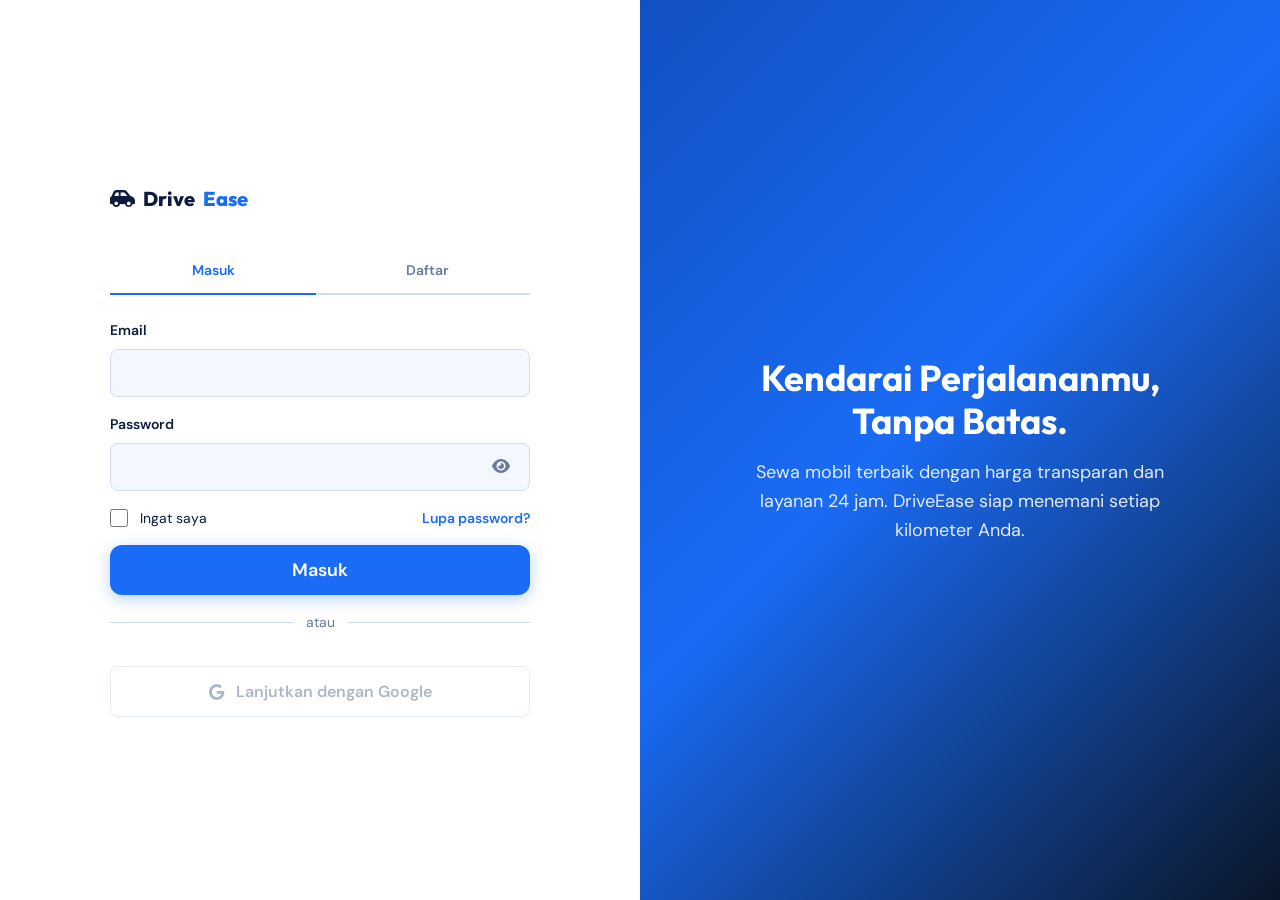
<file: checkout.html>
<!DOCTYPE html>
<html lang="id">
<head>
  <meta charset="UTF-8" />
  <meta name="viewport" content="width=device-width, initial-scale=1.0" />
  <title>Checkout — DriveEase</title>
  <link rel="stylesheet" href="https://cdnjs.cloudflare.com/ajax/libs/font-awesome/6.5.0/css/all.min.css" crossorigin="anonymous" />
  <link rel="stylesheet" href="assets/css/global.css" />
  <link rel="stylesheet" href="assets/css/themes.css" />
  <link rel="stylesheet" href="assets/css/components.css" />
  <link rel="stylesheet" href="assets/css/animations.css" />
  <style>
    .page-main { padding-top: 88px; padding-bottom: var(--sp-16); }
    .checkout-layout { display: grid; grid-template-columns: 1fr min(340px, 100%); gap: var(--sp-8); align-items: start; }
    .checkout-layout.is-finish { grid-template-columns: 1fr; }
    @media (max-width: 960px) { .checkout-layout { grid-template-columns: 1fr; } }
    .checkout-step { display: none; }
    .checkout-step.active { display: block; animation: fadeInUp 350ms ease; }
    .stepper-wrap { margin-bottom: var(--sp-8); overflow-x: auto; }
    .step-actions { display: flex; gap: var(--sp-3); justify-content: flex-end; flex-wrap: wrap; margin-top: var(--sp-8); }
    .car-mini { display: flex; gap: var(--sp-4); align-items: center; padding: var(--sp-4); border: 1px solid var(--color-border); border-radius: var(--radius-md); margin-bottom: var(--sp-6); background: var(--color-surface); }
    .car-mini img { width: 120px; height: 72px; object-fit: cover; border-radius: var(--radius-sm); }
    .file-preview { max-height: 80px; border-radius: var(--radius-sm); margin-top: var(--sp-2); display: none; }
    .file-preview.visible { display: block; }
    #payOverlay { position: fixed; inset: 0; z-index: 500; background: rgba(13,27,62,0.55); display: none; align-items: center; justify-content: center; flex-direction: column; gap: var(--sp-4); color: #fff; }
    #payOverlay.open { display: flex; }
    .page-footer-lite { border-top: 1px solid var(--color-border); padding: var(--sp-6) 0; margin-top: var(--sp-12); text-align: center; font-size: var(--text-sm); color: var(--color-text-muted); }
  </style>
</head>
<body>
  <script>
    (function () {
      const theme  = localStorage.getItem('driveease_theme')  || 'light';
      const accent = localStorage.getItem('driveease_accentColor') || 'blue';
      document.documentElement.setAttribute('data-theme', theme);
      document.documentElement.setAttribute('data-accent', accent);
      const ACCENT = {
        blue:   { p:'#1A6BF5', d:'#1250C2', l:'#4D8EFF', s:'#EBF1FF' },
        red:    { p:'#EF4444', d:'#DC2626', l:'#F87171', s:'#FEF2F2' },
        orange: { p:'#F97316', d:'#EA580C', l:'#FB923C', s:'#FFF7ED' },
      };
      const c = ACCENT[accent] || ACCENT.blue;
      const r = document.documentElement;
      r.style.setProperty('--color-primary', c.p);
      r.style.setProperty('--color-primary-dark', c.d);
      r.style.setProperty('--color-primary-light', c.l);
      r.style.setProperty('--color-primary-subtle', c.s);
    })();
  </script>

  <nav class="navbar" id="navbar" role="navigation" aria-label="Navigasi Utama">
    <div class="container">
      <a href="index.html" class="navbar__brand"><i class="fa-solid fa-car-side"></i> Drive<span>Ease</span></a>
      <ul class="navbar__links" role="list">
        <li><a href="index.html" class="nav-link">Beranda</a></li>
        <li><a href="layanan.html" class="nav-link">Layanan</a></li>
        <li><a href="tracking.html" class="nav-link">Tracking</a></li>
      </ul>
      <div class="navbar__actions">
        <button class="btn-icon" data-navbar-theme aria-label="Ganti tema" style="width:36px;height:36px;border-radius:var(--radius-sm);display:flex;align-items:center;justify-content:center;color:var(--color-text-muted);background:transparent;">
          <i class="fa-solid fa-moon"></i>
        </button>
        <div id="navAuthArea" class="flex items-center gap-3">
          <div id="navGuest" class="flex items-center gap-2">
            <a href="login.html" class="btn btn-ghost btn-sm">Masuk</a>
            <a href="login.html#register" class="btn btn-primary btn-sm">Daftar</a>
          </div>
          <div id="navUser" class="hidden flex items-center gap-3">
            <a href="tracking.html" class="btn-icon" id="navBookingBadge" style="position:relative;display:none;">
              <i class="fa-solid fa-bell" style="font-size:1.1rem;color:var(--color-text-muted);"></i>
              <span id="navBadgeCount" style="position:absolute;top:-4px;right:-4px;min-width:16px;height:16px;padding:0 4px;background:var(--color-danger);color:#fff;border-radius:var(--radius-pill);font-size:10px;font-weight:700;display:flex;align-items:center;justify-content:center;">0</span>
            </a>
            <div class="dropdown" id="navAvatarDropdown">
              <button class="flex items-center gap-2" style="background:none;border:none;cursor:pointer;padding:0;" id="navAvatarBtn" aria-expanded="false">
                <img id="navAvatar" src="https://i.pravatar.cc/150?img=3" alt="" class="nav-avatar" width="36" height="36" />
                <span id="navUserName" class="font-semibold text-sm hide-mobile" style="color:var(--color-text);max-width:120px;overflow:hidden;text-overflow:ellipsis;">User</span>
                <i class="fa-solid fa-chevron-down hide-mobile" style="font-size:11px;color:var(--color-text-muted);"></i>
              </button>
              <div class="dropdown-menu" id="navDropdownMenu" role="menu">
                <a href="profil.html" class="dropdown-item"><i class="fa-solid fa-user"></i> Profil</a>
                <a href="tracking.html" class="dropdown-item"><i class="fa-solid fa-location-dot"></i> Tracking</a>
                <div class="dropdown-divider"></div>
                <button class="dropdown-item danger" id="navLogoutBtn" style="width:100%;text-align:left;"><i class="fa-solid fa-right-from-bracket"></i> Keluar</button>
              </div>
            </div>
          </div>
        </div>
        <button class="hamburger" id="hamburger" aria-label="Menu"><span></span><span></span><span></span></button>
      </div>
    </div>
  </nav>
  <div class="nav-drawer-overlay" id="navOverlay"></div>
  <aside class="nav-drawer" id="navDrawer" hidden>
    <a href="index.html" class="navbar__brand" style="margin-bottom:var(--sp-4);"><i class="fa-solid fa-car-side"></i> Drive<span>Ease</span></a>
    <div id="drawerUserStrip" class="hidden flex items-center gap-3" style="padding:var(--sp-3);background:var(--color-surface);border-radius:var(--radius-md);margin-bottom:var(--sp-4);">
      <img id="drawerAvatar" src="" alt="" style="width:40px;height:40px;border-radius:50%;object-fit:cover;" />
      <div><div id="drawerName" class="font-semibold text-sm"></div><div id="drawerEmail" class="text-xs text-muted"></div></div>
    </div>
    <nav><ul style="display:flex;flex-direction:column;gap:var(--sp-1);">
      <li><a href="index.html" class="nav-link" style="display:block;padding:var(--sp-3);"><i class="fa-solid fa-house" style="width:20px;"></i> Beranda</a></li>
      <li><a href="layanan.html" class="nav-link" style="display:block;padding:var(--sp-3);"><i class="fa-solid fa-car"></i> Layanan</a></li>
      <li><a href="tracking.html" class="nav-link" style="display:block;padding:var(--sp-3);"><i class="fa-solid fa-location-dot"></i> Tracking</a></li>
      <li><a href="profil.html" class="nav-link" style="display:block;padding:var(--sp-3);"><i class="fa-solid fa-user"></i> Profil</a></li>
    </ul></nav>
    <hr class="divider" />
    <label class="toggle-switch" style="padding:var(--sp-2);"><input type="checkbox" data-theme-toggle /><div class="toggle-track"><div class="toggle-thumb"></div></div><span class="toggle-label">Mode Gelap</span></label>
    <hr class="divider" />
    <div id="drawerGuestActions" class="flex-col gap-2"><a href="login.html" class="btn btn-primary" style="width:100%;text-align:center;">Masuk</a></div>
    <button id="drawerLogoutBtn" class="hidden btn btn-danger btn-sm" style="width:100%;margin-top:auto;">Keluar</button>
  </aside>

  <main class="page-main container">
    <h1 class="font-display" style="font-size:var(--text-2xl);margin-bottom:var(--sp-2);">Pemesanan</h1>
    <div class="stepper-wrap">
      <div class="stepper-horizontal" id="checkoutStepper">
        <div class="step active" data-step-i="1"><div class="step__dot">1</div><div class="step__label">Paket</div></div>
        <div class="step" data-step-i="2"><div class="step__dot">2</div><div class="step__label">Data</div></div>
        <div class="step" data-step-i="3"><div class="step__dot">3</div><div class="step__label">Bayar</div></div>
        <div class="step" data-step-i="4"><div class="step__dot">4</div><div class="step__label">Selesai</div></div>
      </div>
    </div>

    <div class="checkout-layout" id="checkoutLayout">
      <div>
        <section id="step1" class="checkout-step active card-base" style="padding:var(--sp-6);">
          <h2 class="font-display" style="font-size:var(--text-lg);margin-bottom:var(--sp-4);">Paket &amp; jadwal</h2>
          <div class="car-mini" id="checkoutCarMini"></div>
          <div class="form-group"><label class="form-label" for="coPackage">Paket fasilitas</label><select id="coPackage" class="input-field"></select></div>
          <div class="grid-2" style="gap:var(--sp-4);">
            <div class="form-group"><label class="form-label" for="coPickupD">Tanggal pickup</label><input type="date" id="coPickupD" class="input-field" required /></div>
            <div class="form-group"><label class="form-label" for="coPickupT">Jam pickup</label><input type="time" id="coPickupT" class="input-field" value="09:00" /></div>
            <div class="form-group"><label class="form-label" for="coDropD">Tanggal drop</label><input type="date" id="coDropD" class="input-field" required /></div>
            <div class="form-group"><label class="form-label" for="coDropT">Jam drop</label><input type="time" id="coDropT" class="input-field" value="09:00" /></div>
          </div>
          <div class="form-group"><label class="form-label" for="coCity">Kota pickup</label>
            <select id="coCity" class="input-field"><option>Jakarta</option><option>Surabaya</option><option>Bandung</option><option>Bali</option><option>Yogyakarta</option></select>
          </div>
          <div class="form-group"><label class="form-label" for="coAddr">Alamat lengkap</label><textarea id="coAddr" class="input-field" rows="2" required></textarea></div>
          <div class="form-group"><label class="form-label" for="coNotes">Catatan</label><textarea id="coNotes" class="input-field" rows="2"></textarea></div>
          <div class="form-group">
            <span class="form-label">Opsi sopir</span>
            <label class="radio-group"><input type="radio" name="coDriver" value="0" checked /> Lepas kunci</label>
            <label class="radio-group"><input type="radio" name="coDriver" value="1" /> <span id="coDriverLabel">Dengan sopir (+Rp 200.000/hari)</span></label>
            <p class="form-hint" id="coDriverHint" style="font-size:var(--text-xs);color:var(--color-text-muted);margin-top:var(--sp-1);">Paket VIP: diskon sopir 100% jika dipilih.</p>
          </div>
          <div class="step-actions"><a href="layanan.html" class="btn btn-ghost">Batal</a><button type="button" class="btn btn-primary" id="btnStep1">Lanjut</button></div>
        </section>

        <section id="step2" class="checkout-step card-base" style="padding:var(--sp-6);">
          <h2 class="font-display" style="font-size:var(--text-lg);margin-bottom:var(--sp-4);">Data pemesan</h2>
          <div class="grid-2">
            <div class="form-group"><label class="form-label" for="coName">Nama lengkap</label><input id="coName" class="input-field" required /></div>
            <div class="form-group"><label class="form-label" for="coEmail">Email</label><input id="coEmail" type="email" class="input-field" required /></div>
            <div class="form-group"><label class="form-label" for="coPhone">No. HP</label><input id="coPhone" class="input-field" required /></div>
            <div class="form-group"><label class="form-label" for="coKtp">No. KTP</label><input id="coKtp" class="input-field" required /></div>
          </div>
          <div class="form-group"><label class="form-label" for="coKtpFile">Foto KTP</label><input type="file" id="coKtpFile" accept="image/*" class="input-field" /><img id="coKtpPrev" class="file-preview" alt="" /></div>
          <div class="form-group"><label class="form-label" for="coSim">No. SIM</label><input id="coSim" class="input-field" required /></div>
          <div class="form-group"><label class="form-label" for="coSimFile">Foto SIM</label><input type="file" id="coSimFile" accept="image/*" class="input-field" /><img id="coSimPrev" class="file-preview" alt="" /></div>
          <div class="form-group"><span class="form-label">Asuransi</span>
            <label class="radio-group"><input type="radio" name="coIns" value="basic" checked /> Dasar (termasuk)</label>
            <label class="radio-group"><input type="radio" name="coIns" value="comprehensive" /> Komprehensif (+Rp 75.000/hari)</label>
          </div>
          <div class="step-actions">
            <button type="button" class="btn btn-ghost" id="btnBack2">Kembali</button>
            <button type="button" class="btn btn-primary" id="btnStep2">Lanjut</button>
          </div>
        </section>

        <section id="step3" class="checkout-step card-base" style="padding:var(--sp-6);">
          <h2 class="font-display" style="font-size:var(--text-lg);margin-bottom:var(--sp-4);">Pembayaran</h2>
          <div id="coPayLines" class="order-summary" style="position:static;margin-bottom:var(--sp-6);"></div>
          <p class="form-label">Metode pembayaran</p>
          <div class="payment-option selected" data-pay="ewallet">
            <div class="payment-option__header"><input type="radio" name="payCat" value="ewallet" checked /><span class="payment-option__label">E-Wallet</span></div>
            <div class="payment-option__sub">
              <label class="payment-sub-option"><input type="radio" name="paySub" value="gopay" checked /> GoPay</label>
              <label class="payment-sub-option"><input type="radio" name="paySub" value="ovo" /> OVO</label>
              <label class="payment-sub-option"><input type="radio" name="paySub" value="dana" /> DANA</label>
            </div>
          </div>
          <div class="payment-option" data-pay="transfer">
            <div class="payment-option__header"><input type="radio" name="payCat" value="transfer" /><span class="payment-option__label">Transfer bank</span></div>
            <div class="payment-option__sub" style="display:none;">
              <label class="payment-sub-option"><input type="radio" name="paySubBank" value="bca" /> BCA</label>
              <label class="payment-sub-option"><input type="radio" name="paySubBank" value="mandiri" /> Mandiri</label>
            </div>
          </div>
          <div class="promo-input" style="margin-top:var(--sp-4);">
            <input type="text" id="coPromo" class="input-field" placeholder="Kode promo" />
            <button type="button" class="btn btn-secondary btn-sm" id="coPromoBtn">Apply</button>
          </div>
          <label class="checkbox-group" style="margin:var(--sp-4) 0;"><input type="checkbox" id="coAgree" required /><span class="text-sm">Saya setuju dengan syarat &amp; ketentuan</span></label>
          <div class="step-actions">
            <button type="button" class="btn btn-ghost" id="btnBack3">Kembali</button>
            <button type="button" class="btn btn-primary btn-lg btn-shimmer" id="btnPay"><i class="fa-solid fa-credit-card"></i> Bayar sekarang</button>
          </div>
        </section>

        <section id="step4" class="checkout-step">
          <div class="success-screen card-base" style="padding:var(--sp-8);">
            <div class="success-checkmark"><i class="fa-solid fa-check"></i></div>
            <h2 class="font-display" style="font-size:var(--text-2xl);">Pesanan terkonfirmasi</h2>
            <p class="text-muted">Nomor pesanan</p>
            <div class="booking-id" id="coBookingId">—</div>
            <div class="order-summary text-left" id="coSuccessCard" style="margin:var(--sp-6) auto;max-width:420px;text-align:left;"></div>
            <div class="flex gap-3 justify-center flex-wrap">
              <a href="tracking.html" class="btn btn-primary" id="coToTrack">Lihat tracking</a>
              <a href="index.html" class="btn btn-ghost">Beranda</a>
            </div>
          </div>
        </section>
      </div>

      <aside class="order-summary" id="coSidebar">
        <div class="order-summary__title">Ringkasan</div>
        <div id="coSideLines"></div>
        <div class="order-line total"><span>Total</span><span class="value" id="coSideTotal">—</span></div>
      </aside>
    </div>

    <footer class="page-footer-lite">© 2026 DriveEase</footer>
  </main>

  <div id="payOverlay" aria-hidden="true">
    <i class="fa-solid fa-spinner fa-spin fa-3x"></i>
    <p id="payOverlayText">Memproses pembayaran…</p>
  </div>

  <script type="module" src="assets/js/pages/checkout.js"></script>
</body>
</html>
</file>
<file: assets/css/global.css>
/* ============================================================
   DRIVEEASE — global.css
   Reset · CSS Variables · Typography · Base Layout
   ============================================================ */

/* ── Google Fonts ─────────────────────────────────────────── */
@import url('https://fonts.googleapis.com/css2?family=Outfit:wght@400;500;600;700;800&family=DM+Sans:ital,opsz,wght@0,9..40,400;0,9..40,500;0,9..40,600;1,9..40,400&family=JetBrains+Mono:wght@400;500&display=swap');

/* ── CSS Variables ────────────────────────────────────────── */
:root {
  /* Primary */
  --color-primary:        #1A6BF5;
  --color-primary-dark:   #1250C2;
  --color-primary-light:  #4D8EFF;
  --color-primary-subtle: #EBF1FF;

  /* Neutral */
  --color-bg:          #FFFFFF;
  --color-surface:     #F4F7FE;
  --color-surface-2:   #E8EEF9;
  --color-border:      #D1DCF0;
  --color-text:        #0D1B3E;
  --color-text-muted:  #6B7A9E;

  /* Status / Accent */
  --color-success: #22C55E;
  --color-warning: #F59E0B;
  --color-danger:  #EF4444;
  --color-info:    #06B6D4;

  /* Theme accents (user-switchable via theme.js) */
  --theme-red:    #EF4444;
  --theme-orange: #F97316;
  --theme-blue:   #1A6BF5;

  /* Shadows */
  --shadow-sm:   0 1px 3px rgba(26, 107, 245, 0.08);
  --shadow-md:   0 4px 16px rgba(26, 107, 245, 0.12);
  --shadow-lg:   0 8px 32px rgba(26, 107, 245, 0.18);
  --shadow-card: 0 2px 8px rgba(13, 27, 62, 0.06), 0 8px 24px rgba(13, 27, 62, 0.08);

  /* Border radius */
  --radius-pill: 9999px;
  --radius-lg:   16px;
  --radius-md:   12px;
  --radius-sm:   8px;
  --radius-xs:   4px;

  /* Spacing scale */
  --sp-1:  4px;
  --sp-2:  8px;
  --sp-3:  12px;
  --sp-4:  16px;
  --sp-6:  24px;
  --sp-8:  32px;
  --sp-12: 48px;
  --sp-16: 64px;
  --sp-24: 96px;

  /* Typography */
  --font-display: 'Outfit', sans-serif;
  --font-body:    'DM Sans', sans-serif;
  --font-mono:    'JetBrains Mono', monospace;

  /* Font sizes */
  --text-xs:   0.75rem;   /* 12px */
  --text-sm:   0.875rem;  /* 14px */
  --text-base: 1rem;      /* 16px */
  --text-lg:   1.125rem;  /* 18px */
  --text-xl:   1.25rem;   /* 20px */
  --text-2xl:  1.5rem;    /* 24px */
  --text-3xl:  1.875rem;  /* 30px */
  --text-4xl:  2.25rem;   /* 36px */
  --text-5xl:  3rem;      /* 48px */
  --text-6xl:  3.75rem;   /* 60px */

  /* Transitions */
  --transition-fast:   150ms ease;
  --transition-base:   250ms ease;
  --transition-slow:   400ms ease;

  /* Z-index scale */
  --z-dropdown: 100;
  --z-sticky:   200;
  --z-modal:    300;
  --z-toast:    400;
}

/* ── Dark Mode ────────────────────────────────────────────── */
[data-theme="dark"] {
  --color-bg:         #0A0F1E;
  --color-surface:    #111827;
  --color-surface-2:  #1C2438;
  --color-border:     #2A3556;
  --color-text:       #E8EDF8;
  --color-text-muted: #8896B3;

  --shadow-sm:   0 1px 3px rgba(0, 0, 0, 0.3);
  --shadow-md:   0 4px 16px rgba(0, 0, 0, 0.4);
  --shadow-lg:   0 8px 32px rgba(0, 0, 0, 0.5);
  --shadow-card: 0 2px 8px rgba(0, 0, 0, 0.2), 0 8px 24px rgba(0, 0, 0, 0.3);
}

/* ── Modern CSS Reset ─────────────────────────────────────── */
*, *::before, *::after {
  box-sizing: border-box;
  margin: 0;
  padding: 0;
}

html {
  font-size: 16px;
  scroll-behavior: smooth;
  -webkit-text-size-adjust: 100%;
  tab-size: 4;
}

body {
  font-family: var(--font-body);
  font-size: var(--text-base);
  line-height: 1.6;
  color: var(--color-text);
  background-color: var(--color-bg);
  -webkit-font-smoothing: antialiased;
  -moz-osx-font-smoothing: grayscale;
  transition: background-color var(--transition-slow), color var(--transition-slow);
}

img, picture, video, canvas, svg {
  display: block;
  max-width: 100%;
}

input, button, textarea, select {
  font: inherit;
}

p, h1, h2, h3, h4, h5, h6 {
  overflow-wrap: break-word;
}

ul, ol {
  list-style: none;
}

a {
  color: inherit;
  text-decoration: none;
}

button {
  cursor: pointer;
  border: none;
  background: none;
}

/* ── Typography Scale ─────────────────────────────────────── */
h1, h2, h3, h4, h5, h6 {
  font-family: var(--font-display);
  font-weight: 700;
  line-height: 1.2;
  color: var(--color-text);
}

h1 { font-size: var(--text-5xl); }
h2 { font-size: var(--text-4xl); }
h3 { font-size: var(--text-3xl); }
h4 { font-size: var(--text-2xl); }
h5 { font-size: var(--text-xl); }
h6 { font-size: var(--text-lg); }

p {
  color: var(--color-text-muted);
  line-height: 1.7;
}

small {
  font-size: var(--text-sm);
  color: var(--color-text-muted);
}

code, kbd, samp, pre {
  font-family: var(--font-mono);
  font-size: 0.9em;
}

/* ── Layout Utilities ─────────────────────────────────────── */
.container {
  width: 100%;
  max-width: 1200px;
  margin-inline: auto;
  padding-inline: var(--sp-6);
}

.container-sm  { max-width: 768px;  margin-inline: auto; padding-inline: var(--sp-6); }
.container-lg  { max-width: 1400px; margin-inline: auto; padding-inline: var(--sp-6); }

.section {
  padding-block: var(--sp-24);
}

.section-sm {
  padding-block: var(--sp-12);
}

/* ── Flex & Grid Helpers ──────────────────────────────────── */
.flex         { display: flex; }
.flex-col     { display: flex; flex-direction: column; }
.items-center { align-items: center; }
.items-start  { align-items: flex-start; }
.justify-center  { justify-content: center; }
.justify-between { justify-content: space-between; }
.justify-end  { justify-content: flex-end; }
.flex-wrap    { flex-wrap: wrap; }
.gap-1  { gap: var(--sp-1); }
.gap-2  { gap: var(--sp-2); }
.gap-3  { gap: var(--sp-3); }
.gap-4  { gap: var(--sp-4); }
.gap-6  { gap: var(--sp-6); }
.gap-8  { gap: var(--sp-8); }

.grid-2 { display: grid; grid-template-columns: repeat(2, 1fr); gap: var(--sp-6); }
.grid-3 { display: grid; grid-template-columns: repeat(3, 1fr); gap: var(--sp-6); }
.grid-4 { display: grid; grid-template-columns: repeat(4, 1fr); gap: var(--sp-6); }

/* ── Text Utilities ───────────────────────────────────────── */
.text-center  { text-align: center; }
.text-right   { text-align: right; }
.text-primary { color: var(--color-primary); }
.text-muted   { color: var(--color-text-muted); }
.text-success { color: var(--color-success); }
.text-danger  { color: var(--color-danger); }
.text-warning { color: var(--color-warning); }
.font-display { font-family: var(--font-display); }
.font-mono    { font-family: var(--font-mono); }
.font-medium  { font-weight: 500; }
.font-semibold{ font-weight: 600; }
.font-bold    { font-weight: 700; }
.text-sm  { font-size: var(--text-sm); }
.text-lg  { font-size: var(--text-lg); }
.text-xl  { font-size: var(--text-xl); }
.text-2xl { font-size: var(--text-2xl); }

/* ── Spacing Utilities ────────────────────────────────────── */
.mt-2  { margin-top: var(--sp-2); }
.mt-4  { margin-top: var(--sp-4); }
.mt-6  { margin-top: var(--sp-6); }
.mt-8  { margin-top: var(--sp-8); }
.mb-2  { margin-bottom: var(--sp-2); }
.mb-4  { margin-bottom: var(--sp-4); }
.mb-6  { margin-bottom: var(--sp-6); }
.mb-8  { margin-bottom: var(--sp-8); }

/* ── Display Utilities ────────────────────────────────────── */
.hidden   { display: none !important; }
.sr-only  {
  position: absolute;
  width: 1px; height: 1px;
  padding: 0; margin: -1px;
  overflow: hidden;
  clip: rect(0,0,0,0);
  white-space: nowrap;
  border: 0;
}

/* ── Divider ──────────────────────────────────────────────── */
.divider {
  height: 1px;
  background: var(--color-border);
  border: none;
  margin-block: var(--sp-4);
}

.divider-text {
  display: flex;
  align-items: center;
  gap: var(--sp-3);
  color: var(--color-text-muted);
  font-size: var(--text-sm);
}
.divider-text::before,
.divider-text::after {
  content: '';
  flex: 1;
  height: 1px;
  background: var(--color-border);
}

/* ── Scrollbar ────────────────────────────────────────────── */
::-webkit-scrollbar { width: 6px; height: 6px; }
::-webkit-scrollbar-track { background: var(--color-surface); }
::-webkit-scrollbar-thumb {
  background: var(--color-border);
  border-radius: var(--radius-pill);
}
::-webkit-scrollbar-thumb:hover { background: var(--color-text-muted); }

/* ── Selection ────────────────────────────────────────────── */
::selection {
  background: var(--color-primary-subtle);
  color: var(--color-primary-dark);
}

/* ── Focus Visible ────────────────────────────────────────── */
:focus-visible {
  outline: 2px solid var(--color-primary);
  outline-offset: 2px;
  border-radius: var(--radius-xs);
}

/* ── Responsive Breakpoints ───────────────────────────────── */
@media (max-width: 1024px) {
  h1 { font-size: var(--text-4xl); }
  h2 { font-size: var(--text-3xl); }
  .grid-4 { grid-template-columns: repeat(2, 1fr); }
}

@media (max-width: 768px) {
  :root { --sp-24: 64px; }
  h1 { font-size: var(--text-3xl); }
  h2 { font-size: var(--text-2xl); }
  h3 { font-size: var(--text-xl); }
  .container { padding-inline: var(--sp-4); }
  .grid-2, .grid-3, .grid-4 { grid-template-columns: 1fr; }
  .section { padding-block: var(--sp-12); }
  .hide-mobile { display: none !important; }
}

@media (max-width: 480px) {
  h1 { font-size: var(--text-2xl); }
  .hide-xs { display: none !important; }
}
</file>
<file: assets/css/themes.css>
/* ============================================================
   DRIVEEASE — themes.css
   Dark Mode · Color Accent Themes · Theme-aware Overrides
   ============================================================ */

/* ── Theme Transition ─────────────────────────────────────── */
/* Applied to body so every page transitions smoothly */
body,
.navbar,
.card-base,
.modal-overlay,
.input-field,
.dropdown-menu {
  transition:
    background-color var(--transition-slow),
    border-color     var(--transition-slow),
    color            var(--transition-slow),
    box-shadow       var(--transition-slow);
}

/* ══════════════════════════════════════════════════════════
   LIGHT THEME (default — :root vars already set in global.css)
   ══════════════════════════════════════════════════════════ */

/* ── Navbar — Light ───────────────────────────────────────── */
.navbar {
  background: transparent;
  border-bottom: 1px solid transparent;
}

.navbar.scrolled {
  background: rgba(255, 255, 255, 0.92);
  border-bottom-color: var(--color-border);
  backdrop-filter: blur(12px);
  -webkit-backdrop-filter: blur(12px);
  box-shadow: var(--shadow-sm);
}

/* ── Hero gradient — Light ────────────────────────────────── */
.hero-gradient {
  background:
    radial-gradient(ellipse 80% 60% at 60% 40%, rgba(26, 107, 245, 0.18) 0%, transparent 70%),
    radial-gradient(ellipse 50% 40% at 80% 80%, rgba(77, 142, 255, 0.12) 0%, transparent 60%),
    var(--color-bg);
}

/* ── Surface variants — Light ─────────────────────────────── */
.surface        { background: var(--color-surface); }
.surface-2      { background: var(--color-surface-2); }
.surface-border { border: 1px solid var(--color-border); }

/* ══════════════════════════════════════════════════════════
   DARK THEME  [data-theme="dark"]
   ══════════════════════════════════════════════════════════ */

[data-theme="dark"] .navbar.scrolled {
  background: rgba(10, 15, 30, 0.92);
  border-bottom-color: var(--color-border);
}

[data-theme="dark"] .hero-gradient {
  background:
    radial-gradient(ellipse 80% 60% at 60% 40%, rgba(26, 107, 245, 0.22) 0%, transparent 70%),
    radial-gradient(ellipse 50% 40% at 80% 80%, rgba(77, 142, 255, 0.14) 0%, transparent 60%),
    var(--color-bg);
}

[data-theme="dark"] .card-base {
  background: var(--color-surface);
  border-color: var(--color-border);
}

[data-theme="dark"] .card-glass {
  background: rgba(17, 24, 39, 0.8);
  border-color: rgba(42, 53, 86, 0.6);
}

[data-theme="dark"] .input-field {
  background: var(--color-surface-2);
  border-color: var(--color-border);
  color: var(--color-text);
}

[data-theme="dark"] .input-field::placeholder {
  color: var(--color-text-muted);
}

[data-theme="dark"] .dropdown-menu {
  background: var(--color-surface);
  border-color: var(--color-border);
  box-shadow: var(--shadow-lg);
}

[data-theme="dark"] .modal-content {
  background: var(--color-surface);
  border: 1px solid var(--color-border);
}

[data-theme="dark"] .skeleton-loader {
  background: linear-gradient(
    90deg,
    var(--color-surface)   25%,
    var(--color-surface-2) 50%,
    var(--color-surface)   75%
  );
  background-size: 200% 100%;
}

[data-theme="dark"] .divider,
[data-theme="dark"] .divider-text::before,
[data-theme="dark"] .divider-text::after {
  background: var(--color-border);
}

/* ── Dark mode scrollbar ──────────────────────────────────── */
[data-theme="dark"] ::-webkit-scrollbar-track { background: var(--color-surface); }
[data-theme="dark"] ::-webkit-scrollbar-thumb { background: var(--color-border); }

/* ══════════════════════════════════════════════════════════
   COLOR ACCENT THEMES
   Applied via: document.documentElement.setAttribute('data-accent', 'red')
   theme.js updates --color-primary, --color-primary-dark, --color-primary-light,
   --color-primary-subtle at runtime. These classes provide fallback presets.
   ══════════════════════════════════════════════════════════ */

/* Blue (default — no override needed) */
[data-accent="blue"] {
  --color-primary:        #1A6BF5;
  --color-primary-dark:   #1250C2;
  --color-primary-light:  #4D8EFF;
  --color-primary-subtle: #EBF1FF;
}

/* Red */
[data-accent="red"] {
  --color-primary:        #EF4444;
  --color-primary-dark:   #DC2626;
  --color-primary-light:  #F87171;
  --color-primary-subtle: #FEF2F2;
}

/* Orange */
[data-accent="orange"] {
  --color-primary:        #F97316;
  --color-primary-dark:   #EA580C;
  --color-primary-light:  #FB923C;
  --color-primary-subtle: #FFF7ED;
}

/* ── Accent-aware component overrides ─────────────────────── */
[data-accent="red"] .btn-primary {
  background: var(--color-primary);
  box-shadow: 0 4px 16px rgba(239, 68, 68, 0.3);
}

[data-accent="orange"] .btn-primary {
  background: var(--color-primary);
  box-shadow: 0 4px 16px rgba(249, 115, 22, 0.3);
}

[data-accent="red"] .btn-primary:hover,
[data-accent="orange"] .btn-primary:hover {
  background: var(--color-primary-dark);
}

/* Accent-colored nav active indicator */
.nav-link.active::after {
  background: var(--color-primary);
}

/* Accent-colored focus ring */
:focus-visible {
  outline-color: var(--color-primary);
}

/* ── Theme toggle switch visual state ─────────────────────── */
.toggle-switch input:checked + .toggle-track {
  background: var(--color-primary);
}

/* ── Section background alternation ──────────────────────── */
.section-alt {
  background: var(--color-surface);
}

[data-theme="dark"] .section-alt {
  background: var(--color-surface);
}

/* ── Gradient text (hero headline) ───────────────────────── */
.gradient-text {
  background: linear-gradient(135deg, var(--color-primary), var(--color-primary-light));
  -webkit-background-clip: text;
  -webkit-text-fill-color: transparent;
  background-clip: text;
}

[data-theme="dark"] .gradient-text {
  background: linear-gradient(135deg, var(--color-primary-light), #82B4FF);
  -webkit-background-clip: text;
  background-clip: text;
}

/* ── Stats bar ────────────────────────────────────────────── */
.stats-bar {
  background: var(--color-primary);
  color: #fff;
}

[data-accent="red"]    .stats-bar { background: var(--color-primary); }
[data-accent="orange"] .stats-bar { background: var(--color-primary); }

/* ── Leaflet map overrides ────────────────────────────────── */
[data-theme="dark"] .leaflet-tile {
  filter: invert(1) hue-rotate(180deg) brightness(0.85) contrast(0.9);
}

[data-theme="dark"] .leaflet-container {
  background: var(--color-surface-2);
}

/* ── Flatpickr overrides ──────────────────────────────────── */
[data-theme="dark"] .flatpickr-calendar {
  background: var(--color-surface);
  border-color: var(--color-border);
  color: var(--color-text);
  box-shadow: var(--shadow-lg);
}

[data-theme="dark"] .flatpickr-day {
  color: var(--color-text);
}

[data-theme="dark"] .flatpickr-day:hover {
  background: var(--color-surface-2);
}

.flatpickr-day.selected,
.flatpickr-day.startRange,
.flatpickr-day.endRange {
  background: var(--color-primary) !important;
  border-color: var(--color-primary) !important;
}

.flatpickr-day.inRange {
  background: var(--color-primary-subtle) !important;
  border-color: var(--color-primary-subtle) !important;
  color: var(--color-primary-dark) !important;
}

[data-theme="dark"] .flatpickr-day.inRange {
  background: rgba(26, 107, 245, 0.25) !important;
  color: var(--color-primary-light) !important;
}

/* ── Swiper overrides ─────────────────────────────────────── */
.swiper-pagination-bullet-active {
  background: var(--color-primary) !important;
}

.swiper-button-next,
.swiper-button-prev {
  color: var(--color-primary) !important;
}
</file>
<file: assets/css/components.css>
/* ============================================================
   DRIVEEASE — components.css
   Reusable UI Components — requires global.css
   ============================================================ */

/* ══════════════════════════════════════════════════════════
   1. BUTTONS
   ══════════════════════════════════════════════════════════ */

.btn {
  display: inline-flex;
  align-items: center;
  justify-content: center;
  gap: var(--sp-2);
  padding: 0.625rem var(--sp-6);
  font-family: var(--font-body);
  font-size: var(--text-base);
  font-weight: 600;
  line-height: 1;
  border-radius: var(--radius-sm);
  border: 2px solid transparent;
  cursor: pointer;
  text-decoration: none;
  transition:
    background-color var(--transition-fast),
    border-color     var(--transition-fast),
    color            var(--transition-fast),
    box-shadow       var(--transition-fast),
    transform        var(--transition-fast);
  white-space: nowrap;
  user-select: none;
}

.btn:hover  { transform: translateY(-2px); }
.btn:active { transform: translateY(0); }
.btn:disabled,
.btn[disabled] {
  opacity: 0.5;
  cursor: not-allowed;
  transform: none;
  pointer-events: none;
}

/* Primary */
.btn-primary {
  background: var(--color-primary);
  color: #ffffff;
  box-shadow: 0 4px 16px rgba(26, 107, 245, 0.3);
}
.btn-primary:hover {
  background: var(--color-primary-dark);
  box-shadow: 0 6px 20px rgba(26, 107, 245, 0.4);
}

/* Secondary */
.btn-secondary {
  background: var(--color-primary-subtle);
  color: var(--color-primary);
  border-color: transparent;
}
.btn-secondary:hover {
  background: var(--color-surface-2);
  border-color: var(--color-primary-light);
}

/* Ghost (outline) */
.btn-ghost {
  background: transparent;
  color: var(--color-primary);
  border-color: var(--color-primary);
}
.btn-ghost:hover {
  background: var(--color-primary-subtle);
}

/* Danger */
.btn-danger {
  background: var(--color-danger);
  color: #ffffff;
  box-shadow: 0 4px 16px rgba(239, 68, 68, 0.25);
}
.btn-danger:hover {
  background: #DC2626;
  box-shadow: 0 6px 20px rgba(239, 68, 68, 0.35);
}

/* Sizes */
.btn-sm { padding: 0.375rem var(--sp-4); font-size: var(--text-sm); }
.btn-lg { padding: 0.875rem var(--sp-8); font-size: var(--text-lg); border-radius: var(--radius-md); }

/* Shimmer CTA effect */
.btn-shimmer {
  position: relative;
  overflow: hidden;
}
.btn-shimmer::after {
  content: '';
  position: absolute;
  inset: 0;
  background: linear-gradient(
    110deg,
    transparent 30%,
    rgba(255,255,255,0.25) 50%,
    transparent 70%
  );
  background-size: 200% 100%;
  animation: shimmer 2s infinite linear;
}

/* ══════════════════════════════════════════════════════════
   2. INPUT FIELDS
   ══════════════════════════════════════════════════════════ */

.input-field {
  width: 100%;
  padding: 0.625rem var(--sp-4);
  background: var(--color-surface);
  border: 1.5px solid var(--color-border);
  border-radius: var(--radius-sm);
  font-family: var(--font-body);
  font-size: var(--text-base);
  color: var(--color-text);
  transition:
    border-color var(--transition-fast),
    box-shadow   var(--transition-fast),
    background   var(--transition-fast);
  outline: none;
}

.input-field::placeholder {
  color: var(--color-text-muted);
}

.input-field:focus {
  border-color: var(--color-primary);
  box-shadow: 0 0 0 3px rgba(26, 107, 245, 0.15);
  background: var(--color-bg);
}

.input-field.error {
  border-color: var(--color-danger);
  box-shadow: 0 0 0 3px rgba(239, 68, 68, 0.15);
  animation: shake 350ms ease;
}

.input-field:disabled {
  opacity: 0.6;
  cursor: not-allowed;
  background: var(--color-surface-2);
}

/* Input wrapper (for icon prefix/suffix) */
.input-wrapper {
  position: relative;
  display: flex;
  align-items: center;
}

.input-wrapper .input-icon {
  position: absolute;
  left: var(--sp-4);
  color: var(--color-text-muted);
  pointer-events: none;
  font-size: var(--text-lg);
}

.input-wrapper .input-action {
  position: absolute;
  right: var(--sp-4);
  color: var(--color-text-muted);
  cursor: pointer;
  padding: var(--sp-1);
  border-radius: var(--radius-xs);
  transition: color var(--transition-fast);
}

.input-wrapper .input-action:hover { color: var(--color-text); }

.input-wrapper.has-icon .input-field  { padding-left: 2.75rem; }
.input-wrapper.has-action .input-field { padding-right: 2.75rem; }

/* Form group */
.form-group {
  display: flex;
  flex-direction: column;
  gap: var(--sp-2);
}

.form-label {
  font-size: var(--text-sm);
  font-weight: 600;
  color: var(--color-text);
}

.form-hint {
  font-size: var(--text-xs);
  color: var(--color-text-muted);
}

.form-error {
  font-size: var(--text-xs);
  color: var(--color-danger);
  display: flex;
  align-items: center;
  gap: var(--sp-1);
}

/* Select */
select.input-field {
  appearance: none;
  background-image: url("data:image/svg+xml,%3Csvg xmlns='http://www.w3.org/2000/svg' width='12' height='12' viewBox='0 0 24 24' fill='none' stroke='%236B7A9E' stroke-width='2'%3E%3Cpath d='M6 9l6 6 6-6'/%3E%3C/svg%3E");
  background-repeat: no-repeat;
  background-position: right var(--sp-4) center;
  padding-right: 2.5rem;
  cursor: pointer;
}

/* Textarea */
textarea.input-field {
  resize: vertical;
  min-height: 100px;
  line-height: 1.6;
}

/* Checkbox & Radio */
.checkbox-group,
.radio-group {
  display: flex;
  align-items: center;
  gap: var(--sp-3);
  cursor: pointer;
}

.checkbox-group input[type="checkbox"],
.radio-group input[type="radio"] {
  width: 18px;
  height: 18px;
  accent-color: var(--color-primary);
  cursor: pointer;
  flex-shrink: 0;
}

/* ══════════════════════════════════════════════════════════
   3. CARDS
   ══════════════════════════════════════════════════════════ */

.card-base {
  background: var(--color-bg);
  border: 1px solid var(--color-border);
  border-radius: var(--radius-lg);
  overflow: hidden;
  transition:
    box-shadow   var(--transition-base),
    transform    var(--transition-base),
    border-color var(--transition-base);
}

.card-hover {
  cursor: pointer;
}
.card-hover:hover {
  transform: translateY(-6px);
  box-shadow: var(--shadow-lg);
  border-color: var(--color-primary-light);
}

.card-glass {
  background: rgba(255, 255, 255, 0.7);
  border: 1px solid rgba(209, 220, 240, 0.5);
  border-radius: var(--radius-lg);
  backdrop-filter: blur(16px);
  -webkit-backdrop-filter: blur(16px);
  box-shadow: var(--shadow-card);
}

/* Product car card */
.car-card {
  background: var(--color-bg);
  border: 1px solid var(--color-border);
  border-radius: var(--radius-lg);
  overflow: hidden;
  transition:
    transform    var(--transition-base),
    box-shadow   var(--transition-base),
    border-color var(--transition-base);
}

.car-card:hover {
  transform: translateY(-6px);
  box-shadow: var(--shadow-lg);
  border-color: var(--color-primary-light);
}

.car-card__image {
  position: relative;
  aspect-ratio: 16 / 9;
  overflow: hidden;
}

.car-card__image img {
  width: 100%;
  height: 100%;
  object-fit: cover;
  transition: transform var(--transition-slow);
}

.car-card:hover .car-card__image img {
  transform: scale(1.05);
}

.car-card__badge {
  position: absolute;
  top: var(--sp-3);
  left: var(--sp-3);
}

.car-card__overlay {
  position: absolute;
  inset: 0;
  background: linear-gradient(to top, rgba(13,27,62,0.6), transparent);
  opacity: 0;
  transition: opacity var(--transition-base);
  display: flex;
  align-items: flex-end;
  padding: var(--sp-4);
}

.car-card:hover .car-card__overlay { opacity: 1; }

.car-card__body {
  padding: var(--sp-4);
  display: flex;
  flex-direction: column;
  gap: var(--sp-2);
}

.car-card__title {
  font-family: var(--font-display);
  font-size: var(--text-lg);
  font-weight: 700;
  color: var(--color-text);
}

.car-card__meta {
  font-size: var(--text-sm);
  color: var(--color-text-muted);
  display: flex;
  align-items: center;
  gap: var(--sp-2);
}

.car-card__price {
  font-family: var(--font-display);
  font-size: var(--text-xl);
  font-weight: 700;
  color: var(--color-primary);
}

.car-card__price span {
  font-size: var(--text-sm);
  font-weight: 400;
  color: var(--color-text-muted);
}

.car-card__actions {
  display: flex;
  gap: var(--sp-2);
  margin-top: var(--sp-2);
}

.car-card__actions .btn { flex: 1; }

/* ══════════════════════════════════════════════════════════
   4. BADGES
   ══════════════════════════════════════════════════════════ */

.badge {
  display: inline-flex;
  align-items: center;
  gap: var(--sp-1);
  padding: 0.2rem 0.625rem;
  border-radius: var(--radius-pill);
  font-size: var(--text-xs);
  font-weight: 600;
  line-height: 1;
  white-space: nowrap;
}

.badge-success { background: rgba(34, 197, 94, 0.12);  color: #16A34A; }
.badge-warning { background: rgba(245, 158, 11, 0.12); color: #D97706; }
.badge-danger  { background: rgba(239, 68, 68, 0.12);  color: #DC2626; }
.badge-info    { background: rgba(6, 182, 212, 0.12);  color: #0891B2; }
.badge-primary { background: var(--color-primary-subtle); color: var(--color-primary-dark); }

[data-theme="dark"] .badge-success { background: rgba(34, 197, 94, 0.2);  color: #4ADE80; }
[data-theme="dark"] .badge-warning { background: rgba(245, 158, 11, 0.2); color: #FCD34D; }
[data-theme="dark"] .badge-danger  { background: rgba(239, 68, 68, 0.2);  color: #F87171; }
[data-theme="dark"] .badge-info    { background: rgba(6, 182, 212, 0.2);  color: #22D3EE; }
[data-theme="dark"] .badge-primary { background: rgba(26, 107, 245, 0.2); color: var(--color-primary-light); }

/* ══════════════════════════════════════════════════════════
   5. MODAL
   ══════════════════════════════════════════════════════════ */

.modal-overlay {
  position: fixed;
  inset: 0;
  background: rgba(13, 27, 62, 0.5);
  backdrop-filter: blur(4px);
  -webkit-backdrop-filter: blur(4px);
  display: flex;
  align-items: center;
  justify-content: center;
  padding: var(--sp-4);
  z-index: var(--z-modal);
  opacity: 0;
  visibility: hidden;
  transition: opacity var(--transition-base), visibility var(--transition-base);
}

.modal-overlay.open {
  opacity: 1;
  visibility: visible;
}

.modal-content {
  background: var(--color-bg);
  border: 1px solid var(--color-border);
  border-radius: var(--radius-lg);
  width: 100%;
  max-width: 520px;
  max-height: 90vh;
  overflow-y: auto;
  box-shadow: var(--shadow-lg);
  transform: translateY(20px) scale(0.96);
  transition: transform var(--transition-base);
}

.modal-overlay.open .modal-content {
  transform: translateY(0) scale(1);
}

.modal-header {
  display: flex;
  align-items: center;
  justify-content: space-between;
  padding: var(--sp-6);
  border-bottom: 1px solid var(--color-border);
}

.modal-header h3 {
  font-size: var(--text-xl);
  font-weight: 700;
}

.modal-close {
  width: 32px;
  height: 32px;
  display: flex;
  align-items: center;
  justify-content: center;
  border-radius: var(--radius-sm);
  color: var(--color-text-muted);
  cursor: pointer;
  transition: background var(--transition-fast), color var(--transition-fast);
}
.modal-close:hover {
  background: var(--color-surface-2);
  color: var(--color-text);
}

.modal-body    { padding: var(--sp-6); }
.modal-footer  {
  padding: var(--sp-4) var(--sp-6);
  border-top: 1px solid var(--color-border);
  display: flex;
  gap: var(--sp-3);
  justify-content: flex-end;
}

/* Modal sizes */
.modal-sm .modal-content { max-width: 360px; }
.modal-lg .modal-content { max-width: 720px; }

/* ══════════════════════════════════════════════════════════
   6. TOAST NOTIFICATIONS
   ══════════════════════════════════════════════════════════ */

.toast-container {
  position: fixed;
  top: var(--sp-6);
  right: var(--sp-6);
  display: flex;
  flex-direction: column;
  gap: var(--sp-3);
  z-index: var(--z-toast);
  pointer-events: none;
}

.toast {
  display: flex;
  align-items: flex-start;
  gap: var(--sp-3);
  padding: var(--sp-4) var(--sp-6);
  background: var(--color-bg);
  border: 1px solid var(--color-border);
  border-radius: var(--radius-md);
  box-shadow: var(--shadow-lg);
  min-width: 280px;
  max-width: 380px;
  pointer-events: all;
  animation: slideDown 300ms ease forwards;
  border-left: 4px solid var(--color-primary);
}

.toast.toast-success { border-left-color: var(--color-success); }
.toast.toast-warning { border-left-color: var(--color-warning); }
.toast.toast-error   { border-left-color: var(--color-danger); }
.toast.toast-info    { border-left-color: var(--color-info); }

.toast__icon {
  font-size: var(--text-xl);
  flex-shrink: 0;
  margin-top: 1px;
}
.toast.toast-success .toast__icon { color: var(--color-success); }
.toast.toast-warning .toast__icon { color: var(--color-warning); }
.toast.toast-error   .toast__icon { color: var(--color-danger); }
.toast.toast-info    .toast__icon { color: var(--color-info); }

.toast__body { flex: 1; }
.toast__title {
  font-size: var(--text-sm);
  font-weight: 700;
  color: var(--color-text);
  margin-bottom: 2px;
}
.toast__message {
  font-size: var(--text-sm);
  color: var(--color-text-muted);
  line-height: 1.4;
}

.toast__close {
  color: var(--color-text-muted);
  cursor: pointer;
  padding: var(--sp-1);
  flex-shrink: 0;
  transition: color var(--transition-fast);
  font-size: var(--text-lg);
}
.toast__close:hover { color: var(--color-text); }

.toast.dismissing {
  animation: fadeOutRight 250ms ease forwards;
}

@keyframes fadeOutRight {
  to { opacity: 0; transform: translateX(100%); }
}

/* ══════════════════════════════════════════════════════════
   7. SKELETON LOADER
   ══════════════════════════════════════════════════════════ */

.skeleton-loader {
  background: linear-gradient(
    90deg,
    var(--color-surface)   25%,
    var(--color-surface-2) 50%,
    var(--color-surface)   75%
  );
  background-size: 200% 100%;
  animation: shimmer 1.5s infinite linear;
  border-radius: var(--radius-sm);
}

.skeleton-text  { height: 1em; border-radius: var(--radius-xs); }
.skeleton-title { height: 1.5em; border-radius: var(--radius-xs); }
.skeleton-rect  { border-radius: var(--radius-sm); }
.skeleton-circle{ border-radius: 50%; }

/* ══════════════════════════════════════════════════════════
   8. DROPDOWN MENU
   ══════════════════════════════════════════════════════════ */

.dropdown {
  position: relative;
  display: inline-block;
}

.dropdown-menu {
  position: absolute;
  top: calc(100% + var(--sp-2));
  right: 0;
  min-width: 200px;
  background: var(--color-bg);
  border: 1px solid var(--color-border);
  border-radius: var(--radius-md);
  box-shadow: var(--shadow-md);
  padding: var(--sp-2) 0;
  z-index: var(--z-dropdown);
  opacity: 0;
  visibility: hidden;
  transform: translateY(-8px);
  transition:
    opacity    var(--transition-base),
    visibility var(--transition-base),
    transform  var(--transition-base);
}

.dropdown-menu.open {
  opacity: 1;
  visibility: visible;
  transform: translateY(0);
}

.dropdown-item {
  display: flex;
  align-items: center;
  gap: var(--sp-3);
  padding: var(--sp-2) var(--sp-4);
  font-size: var(--text-sm);
  color: var(--color-text);
  cursor: pointer;
  transition: background var(--transition-fast);
}

.dropdown-item:hover {
  background: var(--color-surface);
  color: var(--color-primary);
}

.dropdown-item.danger:hover {
  background: rgba(239, 68, 68, 0.08);
  color: var(--color-danger);
}

.dropdown-divider {
  height: 1px;
  background: var(--color-border);
  margin: var(--sp-2) 0;
}

/* ══════════════════════════════════════════════════════════
   9. STEP PROGRESS (Checkout + How It Works)
   ══════════════════════════════════════════════════════════ */

/* Horizontal stepper */
.stepper-horizontal {
  display: flex;
  align-items: flex-start;
  gap: 0;
  counter-reset: step;
}

.stepper-horizontal .step {
  flex: 1;
  display: flex;
  flex-direction: column;
  align-items: center;
  text-align: center;
  position: relative;
}

.stepper-horizontal .step:not(:last-child)::after {
  content: '';
  position: absolute;
  top: 18px;
  left: 50%;
  width: 100%;
  height: 2px;
  background: var(--color-border);
  transition: background var(--transition-slow);
}

.stepper-horizontal .step.completed::after {
  background: var(--color-primary);
}

.step__dot {
  width: 36px;
  height: 36px;
  border-radius: 50%;
  background: var(--color-surface-2);
  border: 2px solid var(--color-border);
  display: flex;
  align-items: center;
  justify-content: center;
  font-size: var(--text-sm);
  font-weight: 700;
  color: var(--color-text-muted);
  z-index: 1;
  position: relative;
  transition:
    background      var(--transition-base),
    border-color    var(--transition-base),
    color           var(--transition-base);
}

.step.active    .step__dot { background: var(--color-primary); border-color: var(--color-primary); color: #fff; }
.step.completed .step__dot { background: var(--color-success); border-color: var(--color-success); color: #fff; }

.step__label {
  margin-top: var(--sp-2);
  font-size: var(--text-xs);
  font-weight: 600;
  color: var(--color-text-muted);
}

.step.active .step__label    { color: var(--color-primary); }
.step.completed .step__label { color: var(--color-text); }

/* Vertical stepper (tracking timeline) */
.stepper-vertical {
  display: flex;
  flex-direction: column;
  gap: 0;
}

.stepper-vertical .vstep {
  display: flex;
  gap: var(--sp-4);
  position: relative;
}

.stepper-vertical .vstep:not(:last-child)::before {
  content: '';
  position: absolute;
  left: 16px;
  top: 36px;
  width: 2px;
  height: calc(100% - 8px);
  background: var(--color-border);
}

.stepper-vertical .vstep.completed::before { background: var(--color-success); }
.stepper-vertical .vstep.active::before    { background: var(--color-primary); }

.vstep__icon {
  width: 34px;
  height: 34px;
  border-radius: 50%;
  background: var(--color-surface-2);
  border: 2px solid var(--color-border);
  display: flex;
  align-items: center;
  justify-content: center;
  flex-shrink: 0;
  font-size: var(--text-sm);
  color: var(--color-text-muted);
  z-index: 1;
}

.vstep.completed .vstep__icon { background: var(--color-success); border-color: var(--color-success); color: #fff; }
.vstep.active    .vstep__icon {
  background: var(--color-primary);
  border-color: var(--color-primary);
  color: #fff;
  box-shadow: 0 0 0 4px rgba(26, 107, 245, 0.2);
  animation: pulse-ring 1.5s ease-out infinite;
}

.vstep__content {
  padding-bottom: var(--sp-6);
  flex: 1;
}

.vstep__title {
  font-size: var(--text-base);
  font-weight: 700;
  color: var(--color-text);
  margin-bottom: var(--sp-1);
}

.vstep__time {
  font-size: var(--text-xs);
  color: var(--color-text-muted);
  font-family: var(--font-mono);
}

.vstep__desc {
  font-size: var(--text-sm);
  color: var(--color-text-muted);
  margin-top: var(--sp-1);
}

/* ══════════════════════════════════════════════════════════
   10. TOGGLE SWITCH
   ══════════════════════════════════════════════════════════ */

.toggle-switch {
  display: inline-flex;
  align-items: center;
  gap: var(--sp-3);
  cursor: pointer;
  user-select: none;
}

.toggle-switch input {
  position: absolute;
  opacity: 0;
  width: 0;
  height: 0;
}

.toggle-track {
  width: 44px;
  height: 24px;
  background: var(--color-border);
  border-radius: var(--radius-pill);
  position: relative;
  transition: background var(--transition-base);
  flex-shrink: 0;
}

.toggle-thumb {
  position: absolute;
  top: 3px;
  left: 3px;
  width: 18px;
  height: 18px;
  background: #ffffff;
  border-radius: 50%;
  box-shadow: 0 1px 3px rgba(0,0,0,0.2);
  transition: transform var(--transition-base);
}

.toggle-switch input:checked + .toggle-track {
  background: var(--color-primary);
}

.toggle-switch input:checked + .toggle-track .toggle-thumb {
  transform: translateX(20px);
}

.toggle-label {
  font-size: var(--text-sm);
  font-weight: 500;
  color: var(--color-text);
}

/* ══════════════════════════════════════════════════════════
   11. RANGE SLIDER (Price Filter)
   ══════════════════════════════════════════════════════════ */

.range-custom {
  position: relative;
  height: 6px;
  background: var(--color-surface-2);
  border-radius: var(--radius-pill);
}

.range-custom input[type="range"] {
  position: absolute;
  width: 100%;
  height: 6px;
  top: 0;
  left: 0;
  appearance: none;
  background: transparent;
  pointer-events: none;
  cursor: pointer;
}

.range-custom input[type="range"]::-webkit-slider-thumb {
  appearance: none;
  width: 20px;
  height: 20px;
  background: var(--color-primary);
  border: 2px solid #fff;
  border-radius: 50%;
  box-shadow: var(--shadow-sm);
  pointer-events: all;
  cursor: grab;
  transition: transform var(--transition-fast), box-shadow var(--transition-fast);
}

.range-custom input[type="range"]::-webkit-slider-thumb:hover {
  transform: scale(1.15);
  box-shadow: 0 0 0 4px rgba(26, 107, 245, 0.2);
}

.range-custom input[type="range"]:active::-webkit-slider-thumb {
  cursor: grabbing;
}

.range-custom .range-fill {
  position: absolute;
  height: 6px;
  background: var(--color-primary);
  border-radius: var(--radius-pill);
  pointer-events: none;
}

.range-labels {
  display: flex;
  justify-content: space-between;
  margin-top: var(--sp-2);
  font-size: var(--text-sm);
  color: var(--color-text-muted);
}

.range-value {
  font-size: var(--text-sm);
  font-weight: 600;
  color: var(--color-primary);
  text-align: center;
  margin-top: var(--sp-2);
}

/* ══════════════════════════════════════════════════════════
   12. TABS
   ══════════════════════════════════════════════════════════ */

.tab-nav {
  display: flex;
  border-bottom: 2px solid var(--color-border);
  gap: 0;
  position: relative;
}

.tab-btn {
  padding: var(--sp-3) var(--sp-6);
  font-size: var(--text-sm);
  font-weight: 600;
  color: var(--color-text-muted);
  background: transparent;
  border: none;
  cursor: pointer;
  position: relative;
  transition: color var(--transition-fast);
  white-space: nowrap;
}

.tab-btn::after {
  content: '';
  position: absolute;
  bottom: -2px;
  left: 0;
  width: 0;
  height: 2px;
  background: var(--color-primary);
  transition: width var(--transition-base);
}

.tab-btn.active {
  color: var(--color-primary);
}

.tab-btn.active::after {
  width: 100%;
}

.tab-btn:hover { color: var(--color-primary); }

.tab-content {
  display: none;
  animation: fadeInUp 300ms ease forwards;
}

.tab-content.active { display: block; }

/* Pill tabs variant */
.tab-nav.tab-pills {
  border-bottom: none;
  background: var(--color-surface);
  border-radius: var(--radius-sm);
  padding: var(--sp-1);
  gap: var(--sp-1);
}

.tab-nav.tab-pills .tab-btn {
  border-radius: var(--radius-xs);
  padding: var(--sp-2) var(--sp-4);
}

.tab-nav.tab-pills .tab-btn.active {
  background: var(--color-bg);
  color: var(--color-primary);
  box-shadow: var(--shadow-sm);
}

.tab-nav.tab-pills .tab-btn::after { display: none; }

/* ══════════════════════════════════════════════════════════
   NAVBAR COMPONENT
   ══════════════════════════════════════════════════════════ */

.navbar {
  position: fixed;
  top: 0;
  left: 0;
  right: 0;
  z-index: var(--z-sticky);
  padding: var(--sp-4) 0;
}

.navbar .container {
  display: flex;
  align-items: center;
  justify-content: space-between;
}

.navbar__brand {
  display: flex;
  align-items: center;
  gap: var(--sp-2);
  font-family: var(--font-display);
  font-size: var(--text-xl);
  font-weight: 800;
  color: var(--color-text);
  text-decoration: none;
}

.navbar__brand span { color: var(--color-primary); }

.navbar__links {
  display: flex;
  align-items: center;
  gap: var(--sp-2);
}

.nav-link {
  padding: var(--sp-2) var(--sp-3);
  font-size: var(--text-sm);
  font-weight: 500;
  color: var(--color-text-muted);
  border-radius: var(--radius-sm);
  transition: color var(--transition-fast), background var(--transition-fast);
  position: relative;
}

.nav-link::after {
  content: '';
  position: absolute;
  bottom: -2px;
  left: var(--sp-3);
  width: 0;
  height: 2px;
  background: var(--color-primary);
  transition: width var(--transition-base);
}

.nav-link:hover { color: var(--color-primary); }
.nav-link.active {
  color: var(--color-primary);
}
.nav-link.active::after { width: calc(100% - var(--sp-6)); }

.navbar__actions {
  display: flex;
  align-items: center;
  gap: var(--sp-3);
}

/* Avatar in navbar */
.nav-avatar {
  width: 36px;
  height: 36px;
  border-radius: 50%;
  object-fit: cover;
  border: 2px solid var(--color-primary-subtle);
  cursor: pointer;
  transition: border-color var(--transition-fast);
}
.nav-avatar:hover { border-color: var(--color-primary); }

/* Hamburger */
.hamburger {
  display: none;
  flex-direction: column;
  gap: 5px;
  cursor: pointer;
  padding: var(--sp-2);
  border-radius: var(--radius-sm);
}

.hamburger span {
  display: block;
  width: 22px;
  height: 2px;
  background: var(--color-text);
  border-radius: 2px;
  transition: transform var(--transition-base), opacity var(--transition-base);
}

.hamburger.open span:nth-child(1) { transform: translateY(7px) rotate(45deg); }
.hamburger.open span:nth-child(2) { opacity: 0; }
.hamburger.open span:nth-child(3) { transform: translateY(-7px) rotate(-45deg); }

/* Mobile drawer */
.nav-drawer {
  position: fixed;
  top: 0;
  right: -100%;
  width: min(320px, 85vw);
  height: 100vh;
  background: var(--color-bg);
  border-left: 1px solid var(--color-border);
  z-index: calc(var(--z-sticky) + 10);
  padding: var(--sp-6);
  display: flex;
  flex-direction: column;
  gap: var(--sp-4);
  transition: right var(--transition-slow);
  box-shadow: var(--shadow-lg);
  overflow-y: auto;
}

.nav-drawer.open { right: 0; }

.nav-drawer-overlay {
  position: fixed;
  inset: 0;
  background: rgba(13, 27, 62, 0.4);
  z-index: calc(var(--z-sticky) + 9);
  opacity: 0;
  visibility: hidden;
  transition: opacity var(--transition-base), visibility var(--transition-base);
}

.nav-drawer-overlay.open {
  opacity: 1;
  visibility: visible;
}

@media (max-width: 768px) {
  .navbar__links { display: none; }
  .hamburger     { display: flex; }
}

/* ══════════════════════════════════════════════════════════
   FOOTER
   ══════════════════════════════════════════════════════════ */

.footer {
  background: var(--color-surface);
  border-top: 1px solid var(--color-border);
  padding-top: var(--sp-16);
  padding-bottom: var(--sp-8);
}

.footer__grid {
  display: grid;
  grid-template-columns: 1.5fr 1fr 1fr 1fr;
  gap: var(--sp-8);
  margin-bottom: var(--sp-12);
}

.footer__brand {
  font-family: var(--font-display);
  font-size: var(--text-xl);
  font-weight: 800;
  color: var(--color-text);
  margin-bottom: var(--sp-4);
}

.footer__brand span { color: var(--color-primary); }

.footer__desc {
  font-size: var(--text-sm);
  color: var(--color-text-muted);
  line-height: 1.7;
  margin-bottom: var(--sp-4);
}

.footer__socials {
  display: flex;
  gap: var(--sp-3);
}

.social-btn {
  width: 36px;
  height: 36px;
  border-radius: var(--radius-sm);
  background: var(--color-surface-2);
  border: 1px solid var(--color-border);
  display: flex;
  align-items: center;
  justify-content: center;
  color: var(--color-text-muted);
  font-size: var(--text-base);
  transition: background var(--transition-fast), color var(--transition-fast), border-color var(--transition-fast);
}
.social-btn:hover {
  background: var(--color-primary-subtle);
  color: var(--color-primary);
  border-color: var(--color-primary-light);
}

.footer__title {
  font-size: var(--text-sm);
  font-weight: 700;
  color: var(--color-text);
  margin-bottom: var(--sp-4);
  text-transform: uppercase;
  letter-spacing: 0.05em;
}

.footer__links {
  display: flex;
  flex-direction: column;
  gap: var(--sp-3);
}

.footer__links a {
  font-size: var(--text-sm);
  color: var(--color-text-muted);
  transition: color var(--transition-fast);
}
.footer__links a:hover { color: var(--color-primary); }

.footer__bottom {
  border-top: 1px solid var(--color-border);
  padding-top: var(--sp-6);
  display: flex;
  align-items: center;
  justify-content: space-between;
  flex-wrap: wrap;
  gap: var(--sp-3);
}

.footer__copyright {
  font-size: var(--text-sm);
  color: var(--color-text-muted);
}

.footer__legal {
  display: flex;
  gap: var(--sp-6);
}

.footer__legal a {
  font-size: var(--text-sm);
  color: var(--color-text-muted);
  transition: color var(--transition-fast);
}
.footer__legal a:hover { color: var(--color-primary); }

@media (max-width: 768px) {
  .footer__grid {
    grid-template-columns: 1fr 1fr;
    gap: var(--sp-6);
  }
}

@media (max-width: 480px) {
  .footer__grid { grid-template-columns: 1fr; }
  .footer__bottom { flex-direction: column; align-items: flex-start; }
}

/* ══════════════════════════════════════════════════════════
   SEARCH WIDGET (Hero)
   ══════════════════════════════════════════════════════════ */

.search-widget {
  background: var(--color-bg);
  border: 1px solid var(--color-border);
  border-radius: var(--radius-lg);
  box-shadow: var(--shadow-lg);
  padding: var(--sp-6);
  width: 100%;
  max-width: 760px;
}

.search-widget__tabs {
  display: flex;
  gap: var(--sp-2);
  margin-bottom: var(--sp-4);
  border-bottom: 1px solid var(--color-border);
  padding-bottom: var(--sp-4);
}

.search-tab {
  padding: var(--sp-2) var(--sp-4);
  font-size: var(--text-sm);
  font-weight: 600;
  color: var(--color-text-muted);
  border-radius: var(--radius-pill);
  cursor: pointer;
  border: 1.5px solid transparent;
  transition: all var(--transition-fast);
  background: transparent;
}

.search-tab.active {
  background: var(--color-primary-subtle);
  color: var(--color-primary);
  border-color: var(--color-primary-light);
}

.search-widget__fields {
  display: grid;
  grid-template-columns: 1.5fr 1fr 1fr;
  gap: var(--sp-3);
  margin-bottom: var(--sp-4);
}

.search-widget__fields-row2 {
  display: grid;
  grid-template-columns: 1fr 1fr;
  gap: var(--sp-3);
  margin-bottom: var(--sp-4);
}

.search-field {
  display: flex;
  flex-direction: column;
  gap: var(--sp-1);
}

.search-field label {
  font-size: var(--text-xs);
  font-weight: 700;
  color: var(--color-text-muted);
  text-transform: uppercase;
  letter-spacing: 0.05em;
}

@media (max-width: 768px) {
  .search-widget__fields,
  .search-widget__fields-row2 { grid-template-columns: 1fr; }
}

/* ══════════════════════════════════════════════════════════
   STAR RATING
   ══════════════════════════════════════════════════════════ */

.star-rating {
  display: inline-flex;
  align-items: center;
  gap: var(--sp-1);
  color: #FBBF24;
  font-size: var(--text-sm);
}

.star-rating .count {
  color: var(--color-text-muted);
  font-size: var(--text-xs);
}

/* ══════════════════════════════════════════════════════════
   ORDER SUMMARY CARD (Checkout sidebar)
   ══════════════════════════════════════════════════════════ */

.order-summary {
  background: var(--color-surface);
  border: 1px solid var(--color-border);
  border-radius: var(--radius-lg);
  padding: var(--sp-6);
  position: sticky;
  top: 100px;
}

.order-summary__title {
  font-family: var(--font-display);
  font-size: var(--text-lg);
  font-weight: 700;
  margin-bottom: var(--sp-4);
  padding-bottom: var(--sp-4);
  border-bottom: 1px solid var(--color-border);
}

.order-line {
  display: flex;
  justify-content: space-between;
  align-items: center;
  font-size: var(--text-sm);
  color: var(--color-text-muted);
  padding-block: var(--sp-2);
}

.order-line.total {
  font-size: var(--text-base);
  font-weight: 700;
  color: var(--color-text);
  border-top: 1px solid var(--color-border);
  margin-top: var(--sp-2);
  padding-top: var(--sp-4);
}

.order-line .value { color: var(--color-text); font-weight: 600; }
.order-line.total .value { color: var(--color-primary); font-size: var(--text-xl); }

/* ══════════════════════════════════════════════════════════
   PAYMENT METHOD SELECTOR
   ══════════════════════════════════════════════════════════ */

.payment-option {
  border: 1.5px solid var(--color-border);
  border-radius: var(--radius-md);
  overflow: hidden;
  margin-bottom: var(--sp-3);
  transition: border-color var(--transition-fast);
}

.payment-option.selected {
  border-color: var(--color-primary);
  box-shadow: 0 0 0 3px var(--color-primary-subtle);
}

.payment-option__header {
  display: flex;
  align-items: center;
  gap: var(--sp-3);
  padding: var(--sp-4);
  cursor: pointer;
  user-select: none;
}

.payment-option__header input[type="radio"] {
  accent-color: var(--color-primary);
  width: 18px;
  height: 18px;
  flex-shrink: 0;
}

.payment-option__label {
  font-weight: 600;
  color: var(--color-text);
  flex: 1;
}

.payment-option__sub {
  padding: 0 var(--sp-4) var(--sp-4);
  display: grid;
  grid-template-columns: repeat(auto-fill, minmax(100px, 1fr));
  gap: var(--sp-2);
}

.payment-sub-option {
  display: flex;
  align-items: center;
  gap: var(--sp-2);
  padding: var(--sp-2) var(--sp-3);
  border: 1.5px solid var(--color-border);
  border-radius: var(--radius-sm);
  cursor: pointer;
  font-size: var(--text-sm);
  color: var(--color-text-muted);
  transition: all var(--transition-fast);
}

.payment-sub-option:has(input:checked),
.payment-sub-option.selected {
  border-color: var(--color-primary);
  background: var(--color-primary-subtle);
  color: var(--color-primary);
}

/* ══════════════════════════════════════════════════════════
   PROMO CODE INPUT
   ══════════════════════════════════════════════════════════ */

.promo-input {
  display: flex;
  gap: var(--sp-2);
}

.promo-input .input-field {
  font-family: var(--font-mono);
  text-transform: uppercase;
  letter-spacing: 0.1em;
}

/* ══════════════════════════════════════════════════════════
   SUCCESS SCREEN (Checkout Step 4)
   ══════════════════════════════════════════════════════════ */

.success-screen {
  text-align: center;
  padding: var(--sp-12) var(--sp-6);
}

.success-checkmark {
  width: 80px;
  height: 80px;
  border-radius: 50%;
  background: rgba(34, 197, 94, 0.1);
  display: flex;
  align-items: center;
  justify-content: center;
  margin: 0 auto var(--sp-6);
  font-size: 2rem;
  color: var(--color-success);
}

.booking-id {
  font-family: var(--font-mono);
  font-size: var(--text-lg);
  font-weight: 600;
  color: var(--color-primary);
  background: var(--color-primary-subtle);
  padding: var(--sp-2) var(--sp-4);
  border-radius: var(--radius-sm);
  display: inline-block;
  margin: var(--sp-4) 0;
}
</file>
<file: assets/css/animations.css>
/* ============================================================
   DRIVEEASE — animations.css
   Keyframes Library · Utility Classes · Scroll Reveal
   ============================================================ */

/* ══════════════════════════════════════════════════════════
   KEYFRAMES
   ══════════════════════════════════════════════════════════ */

@keyframes fadeInUp {
  from { opacity: 0; transform: translateY(24px); }
  to   { opacity: 1; transform: translateY(0); }
}

@keyframes fadeInDown {
  from { opacity: 0; transform: translateY(-24px); }
  to   { opacity: 1; transform: translateY(0); }
}

@keyframes fadeInLeft {
  from { opacity: 0; transform: translateX(-24px); }
  to   { opacity: 1; transform: translateX(0); }
}

@keyframes fadeInRight {
  from { opacity: 0; transform: translateX(24px); }
  to   { opacity: 1; transform: translateX(0); }
}

@keyframes fadeIn {
  from { opacity: 0; }
  to   { opacity: 1; }
}

@keyframes fadeOut {
  from { opacity: 1; }
  to   { opacity: 0; }
}

@keyframes shimmer {
  0%   { background-position: -200% 0; }
  100% { background-position:  200% 0; }
}

@keyframes pulse-ring {
  0%   { transform: scale(1);   opacity: 1; }
  100% { transform: scale(1.8); opacity: 0; }
}

@keyframes pulse-soft {
  0%, 100% { opacity: 1; }
  50%       { opacity: 0.5; }
}

@keyframes shake {
  0%, 100% { transform: translateX(0); }
  20%, 60% { transform: translateX(-6px); }
  40%, 80% { transform: translateX(6px); }
}

@keyframes slideDown {
  from { opacity: 0; transform: translateY(-10px); }
  to   { opacity: 1; transform: translateY(0); }
}

@keyframes slideUp {
  from { opacity: 0; transform: translateY(10px); }
  to   { opacity: 1; transform: translateY(0); }
}

@keyframes slideInRight {
  from { opacity: 0; transform: translateX(32px); }
  to   { opacity: 1; transform: translateX(0); }
}

@keyframes slideInLeft {
  from { opacity: 0; transform: translateX(-32px); }
  to   { opacity: 1; transform: translateX(0); }
}

@keyframes scaleIn {
  from { opacity: 0; transform: scale(0.88); }
  to   { opacity: 1; transform: scale(1); }
}

@keyframes strokeCheck {
  to { stroke-dashoffset: 0; }
}

@keyframes spin {
  from { transform: rotate(0deg); }
  to   { transform: rotate(360deg); }
}

@keyframes bounce {
  0%, 100% { transform: translateY(0); animation-timing-function: cubic-bezier(0.8,0,1,1); }
  50%       { transform: translateY(-8px); animation-timing-function: cubic-bezier(0,0,0.2,1); }
}

@keyframes float {
  0%, 100% { transform: translateY(0px); }
  50%       { transform: translateY(-12px); }
}

@keyframes progressFill {
  from { width: 0%; }
  to   { width: var(--target-width, 100%); }
}

@keyframes confetti-fall {
  0%   { transform: translateY(-20px) rotate(0deg);   opacity: 1; }
  100% { transform: translateY(120vh) rotate(720deg); opacity: 0; }
}

@keyframes countBlink {
  0%, 100% { opacity: 1; }
  50%       { opacity: 0.3; }
}

/* ══════════════════════════════════════════════════════════
   UTILITY CLASSES — apply directly to elements
   ══════════════════════════════════════════════════════════ */

.animate-fade-in       { animation: fadeIn       400ms ease forwards; }
.animate-fade-in-up    { animation: fadeInUp     400ms ease forwards; }
.animate-fade-in-down  { animation: fadeInDown   400ms ease forwards; }
.animate-fade-in-left  { animation: fadeInLeft   400ms ease forwards; }
.animate-fade-in-right { animation: fadeInRight  400ms ease forwards; }
.animate-scale-in      { animation: scaleIn      350ms ease forwards; }
.animate-slide-down    { animation: slideDown    300ms ease forwards; }
.animate-slide-up      { animation: slideUp      300ms ease forwards; }
.animate-shimmer       { animation: shimmer      1.5s  infinite linear; }
.animate-pulse-ring    { animation: pulse-ring   1.5s  ease-out infinite; }
.animate-pulse-soft    { animation: pulse-soft   2s    ease-in-out infinite; }
.animate-spin          { animation: spin         800ms linear infinite; }
.animate-bounce        { animation: bounce       1s    infinite; }
.animate-float         { animation: float        3s    ease-in-out infinite; }
.animate-shake         { animation: shake        350ms ease; }

/* ── Stagger delays ───────────────────────────────────────── */
.stagger-1 { animation-delay:  100ms; }
.stagger-2 { animation-delay:  200ms; }
.stagger-3 { animation-delay:  300ms; }
.stagger-4 { animation-delay:  400ms; }
.stagger-5 { animation-delay:  500ms; }
.stagger-6 { animation-delay:  600ms; }
.stagger-7 { animation-delay:  700ms; }
.stagger-8 { animation-delay:  800ms; }

/* ── Duration overrides ───────────────────────────────────── */
.duration-150 { animation-duration: 150ms; }
.duration-300 { animation-duration: 300ms; }
.duration-500 { animation-duration: 500ms; }
.duration-700 { animation-duration: 700ms; }
.duration-1000{ animation-duration: 1000ms; }

/* ══════════════════════════════════════════════════════════
   SCROLL REVEAL  (toggled by IntersectionObserver in core/router.js)
   ══════════════════════════════════════════════════════════ */

.reveal {
  opacity: 0;
  transform: translateY(30px);
  transition: opacity 500ms ease, transform 500ms ease;
}

.reveal.visible {
  opacity: 1;
  transform: translateY(0);
}

.reveal-left {
  opacity: 0;
  transform: translateX(-30px);
  transition: opacity 500ms ease, transform 500ms ease;
}

.reveal-left.visible {
  opacity: 1;
  transform: translateX(0);
}

.reveal-right {
  opacity: 0;
  transform: translateX(30px);
  transition: opacity 500ms ease, transform 500ms ease;
}

.reveal-right.visible {
  opacity: 1;
  transform: translateX(0);
}

.reveal-scale {
  opacity: 0;
  transform: scale(0.92);
  transition: opacity 500ms ease, transform 500ms ease;
}

.reveal-scale.visible {
  opacity: 1;
  transform: scale(1);
}

/* Stagger delays for reveal children */
.reveal-group > *:nth-child(1) { transition-delay:  50ms; }
.reveal-group > *:nth-child(2) { transition-delay: 150ms; }
.reveal-group > *:nth-child(3) { transition-delay: 250ms; }
.reveal-group > *:nth-child(4) { transition-delay: 350ms; }
.reveal-group > *:nth-child(5) { transition-delay: 450ms; }
.reveal-group > *:nth-child(6) { transition-delay: 550ms; }

/* ══════════════════════════════════════════════════════════
   SPECIFIC COMPONENT ANIMATIONS
   ══════════════════════════════════════════════════════════ */

/* ── Loading spinner ──────────────────────────────────────── */
.spinner {
  width: 40px;
  height: 40px;
  border: 3px solid var(--color-border);
  border-top-color: var(--color-primary);
  border-radius: 50%;
  animation: spin 700ms linear infinite;
}

.spinner-sm { width: 20px; height: 20px; border-width: 2px; }
.spinner-lg { width: 60px; height: 60px; border-width: 4px; }

/* ── Payment processing overlay ───────────────────────────── */
.payment-processing {
  display: flex;
  flex-direction: column;
  align-items: center;
  gap: var(--sp-4);
  padding: var(--sp-12);
  text-align: center;
  animation: fadeIn 300ms ease;
}

.payment-processing .spinner { margin-bottom: var(--sp-2); }

.processing-text {
  font-size: var(--text-base);
  font-weight: 600;
  color: var(--color-text-muted);
  animation: pulse-soft 1.5s ease-in-out infinite;
}

/* ── Success checkmark SVG animation ─────────────────────── */
.checkmark-circle {
  stroke-dasharray: 166;
  stroke-dashoffset: 166;
  animation: strokeCheck 600ms cubic-bezier(0.65, 0, 0.45, 1) forwards;
}

.checkmark-check {
  stroke-dasharray: 48;
  stroke-dashoffset: 48;
  animation: strokeCheck 300ms cubic-bezier(0.65, 0, 0.45, 1) 600ms forwards;
}

/* ── Hero text stagger ────────────────────────────────────── */
.hero-word {
  display: inline-block;
  opacity: 0;
  transform: translateY(20px);
  animation: fadeInUp 500ms ease forwards;
}

/* ── Map marker bounce ────────────────────────────────────── */
.leaflet-marker-icon {
  animation: bounce 1s infinite;
}

/* ── Navbar scroll transition ─────────────────────────────── */
.navbar {
  transition:
    background-color 350ms ease,
    box-shadow       350ms ease,
    border-color     350ms ease,
    padding          350ms ease;
}

/* ── Card enter from filter change ───────────────────────── */
@keyframes cardEnter {
  from { opacity: 0; transform: scale(0.94) translateY(12px); }
  to   { opacity: 1; transform: scale(1)    translateY(0); }
}

.card-enter { animation: cardEnter 200ms ease forwards; }

/* ── Tab content transition ───────────────────────────────── */
.tab-content.active {
  animation: fadeInRight 250ms ease forwards;
}

/* ── Step progress transition ─────────────────────────────── */
.stepper-horizontal .step__dot {
  transition:
    background-color 300ms ease,
    border-color     300ms ease,
    transform        200ms ease;
}

.stepper-horizontal .step__dot:hover { transform: scale(1.1); }

/* ── Price flip animation (detail sidebar) ────────────────── */
@keyframes priceFlip {
  0%   { transform: rotateX(90deg); opacity: 0; }
  100% { transform: rotateX(0deg);  opacity: 1; }
}

.price-flip {
  display: inline-block;
  animation: priceFlip 250ms ease forwards;
  transform-origin: top center;
}

/* ── Timeline step reveal stagger ────────────────────────── */
.vstep {
  opacity: 0;
  transform: translateX(-16px);
  transition: opacity 400ms ease, transform 400ms ease;
}

.vstep.visible {
  opacity: 1;
  transform: translateX(0);
}

/* ── Confetti pieces ──────────────────────────────────────── */
.confetti-piece {
  position: fixed;
  width: 10px;
  height: 10px;
  border-radius: 2px;
  animation: confetti-fall linear forwards;
  pointer-events: none;
  z-index: calc(var(--z-modal) + 10);
}

/* ── Avatar hover ─────────────────────────────────────────── */
.avatar-upload {
  position: relative;
  display: inline-block;
  cursor: pointer;
}

.avatar-upload__overlay {
  position: absolute;
  inset: 0;
  border-radius: 50%;
  background: rgba(13, 27, 62, 0.5);
  display: flex;
  align-items: center;
  justify-content: center;
  opacity: 0;
  transition: opacity var(--transition-base);
  color: #fff;
  font-size: var(--text-lg);
}

.avatar-upload:hover .avatar-upload__overlay { opacity: 1; }

.avatar-upload img {
  display: block;
  border-radius: 50%;
  transition: transform var(--transition-base);
}

.avatar-upload:hover img { transform: scale(1.05); }

/* ── Sidebar menu active slide ────────────────────────────── */
@keyframes menuSlide {
  from { transform: scaleX(0); }
  to   { transform: scaleX(1); }
}

.sidebar-link.active::before {
  content: '';
  position: absolute;
  inset-block: 0;
  left: 0;
  width: 3px;
  background: var(--color-primary);
  border-radius: 0 var(--radius-xs) var(--radius-xs) 0;
  animation: menuSlide 200ms ease forwards;
  transform-origin: left;
}

/* ── CTA shimmer pulse ────────────────────────────────────── */
.btn-shimmer {
  background-size: 200% 100%;
  background-image:
    linear-gradient(
      110deg,
      var(--color-primary)       30%,
      var(--color-primary-light) 50%,
      var(--color-primary)       70%
    );
  animation: shimmer 2.5s infinite linear;
}

/* ── Stats counter blink before counting ─────────────────── */
.stat-number.counting { animation: countBlink 300ms ease 2; }

/* ── Reduce motion — respect user preference ──────────────── */
@media (prefers-reduced-motion: reduce) {
  *, *::before, *::after {
    animation-duration:   0.01ms !important;
    animation-iteration-count: 1 !important;
    transition-duration:  0.01ms !important;
  }

  .reveal,
  .reveal-left,
  .reveal-right,
  .reveal-scale {
    opacity: 1;
    transform: none;
    transition: none;
  }
}
</file>
